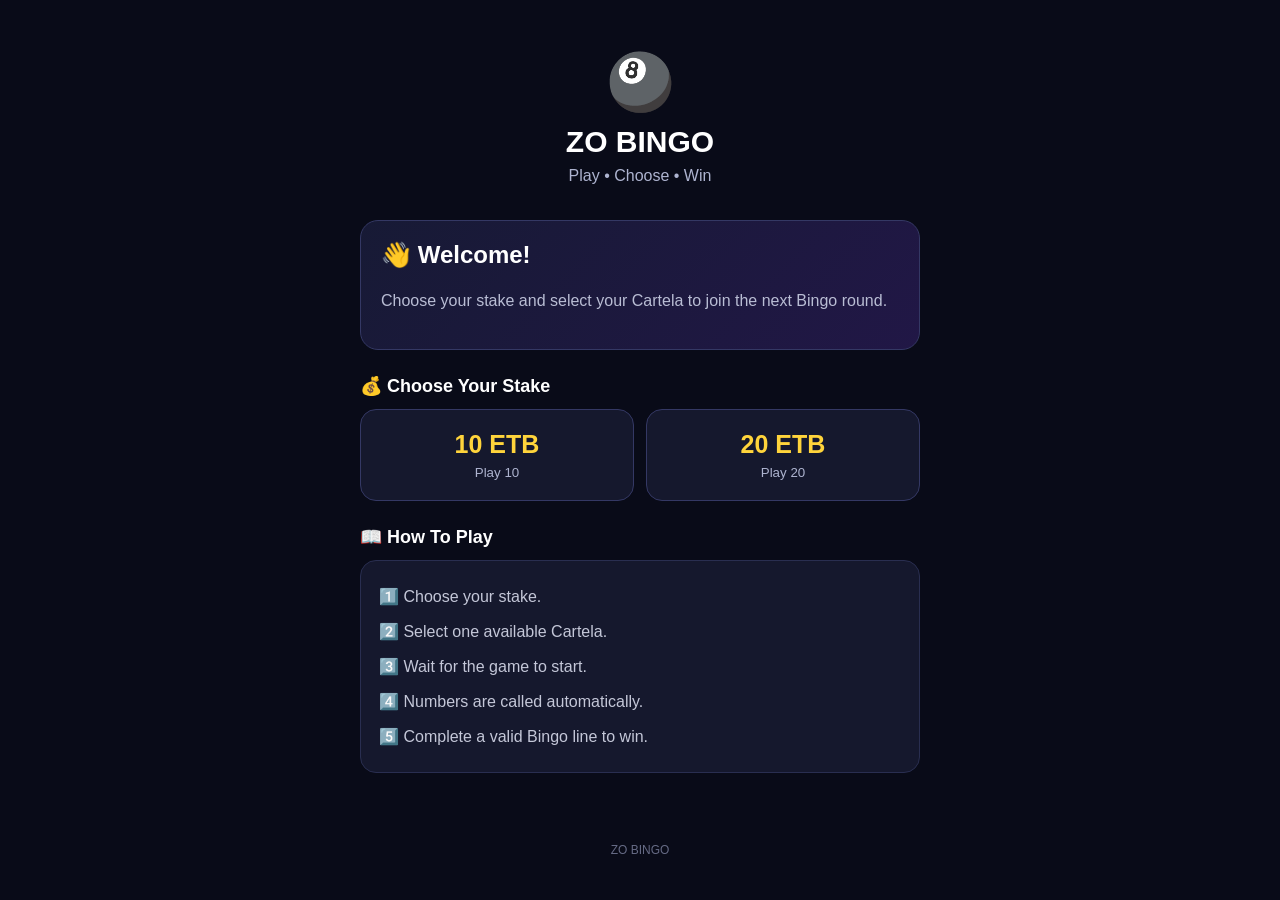
<file: index.html>
<!DOCTYPE html>
<html lang="en">
<head>
    <meta charset="UTF-8">
    <meta name="viewport" content="width=device-width, initial-scale=1.0">
    <title>ZO BINGO</title>

    <style>
        * {
            box-sizing: border-box;
        }

        body {
            margin: 0;
            font-family: Arial, sans-serif;
            background: #090b18;
            color: white;
        }

        .app {
            max-width: 600px;
            margin: auto;
            padding: 20px;
        }

        .hero {
            text-align: center;
            padding: 30px 10px 20px;
        }

        .logo {
            font-size: 55px;
            margin-bottom: 10px;
        }

        h1 {
            margin: 0;
            font-size: 30px;
        }

        .subtitle {
            color: #aeb4d0;
            margin-top: 8px;
        }

        .welcome {
            background: linear-gradient(135deg, #171a35, #211746);
            border: 1px solid #343864;
            border-radius: 18px;
            padding: 20px;
            margin-top: 15px;
        }

        .welcome h2 {
            margin-top: 0;
        }

        .welcome p {
            color: #b9bdd4;
            line-height: 1.5;
        }

        .section-title {
            margin: 25px 0 12px;
            font-size: 18px;
            font-weight: bold;
        }

        .stakes {
            display: grid;
            grid-template-columns: 1fr 1fr;
            gap: 12px;
        }

        .stake {
            border: 1px solid #343864;
            background: #15182d;
            color: white;
            border-radius: 16px;
            padding: 20px 10px;
            cursor: pointer;
        }

        .stake:active {
            transform: scale(.97);
        }

        .stake .amount {
            font-size: 25px;
            font-weight: bold;
            color: #ffd43b;
        }

        .stake .label {
            margin-top: 6px;
            color: #aeb4d0;
        }

        .rules {
            background: #15182d;
            border: 1px solid #292e50;
            border-radius: 16px;
            padding: 18px;
        }

        .rules div {
            padding: 8px 0;
            color: #c4c7d8;
        }

        .message {
            text-align: center;
            color: #aeb4d0;
            margin-top: 18px;
            min-height: 22px;
        }

        .footer {
            text-align: center;
            color: #666b85;
            font-size: 12px;
            margin-top: 30px;
        }

        @media (max-width: 400px) {
            .stakes {
                grid-template-columns: 1fr;
            }
        }
    </style>
</head>

<body>

<div class="app">

    <div class="hero">
        <div class="logo">🎱</div>
        <h1>ZO BINGO</h1>
        <div class="subtitle">
            Play • Choose • Win
        </div>
    </div>

    <div class="welcome">
        <h2>👋 Welcome!</h2>

        <p>
            Choose your stake and select your Cartela
            to join the next Bingo round.
        </p>
    </div>

    <div class="section-title">
        💰 Choose Your Stake
    </div>

    <div class="stakes">

        <button class="stake" onclick="chooseStake(10)">
            <div class="amount">10 ETB</div>
            <div class="label">Play 10</div>
        </button>

        <button class="stake" onclick="chooseStake(20)">
            <div class="amount">20 ETB</div>
            <div class="label">Play 20</div>
        </button>

    </div>

    <div class="section-title">
        📖 How To Play
    </div>

    <div class="rules">

        <div>1️⃣ Choose your stake.</div>

        <div>2️⃣ Select one available Cartela.</div>

        <div>3️⃣ Wait for the game to start.</div>

        <div>4️⃣ Numbers are called automatically.</div>

        <div>5️⃣ Complete a valid Bingo line to win.</div>

    </div>

    <div class="message" id="message"></div>

    <div class="footer">
         ZO BINGO 
    </div>

</div>

<script>

function chooseStake(amount) {

    sessionStorage.setItem(
        "selectedStake",
        amount
    );

    window.location.href = "cartela.html";
}

</script>

</body>
</html>
</file>
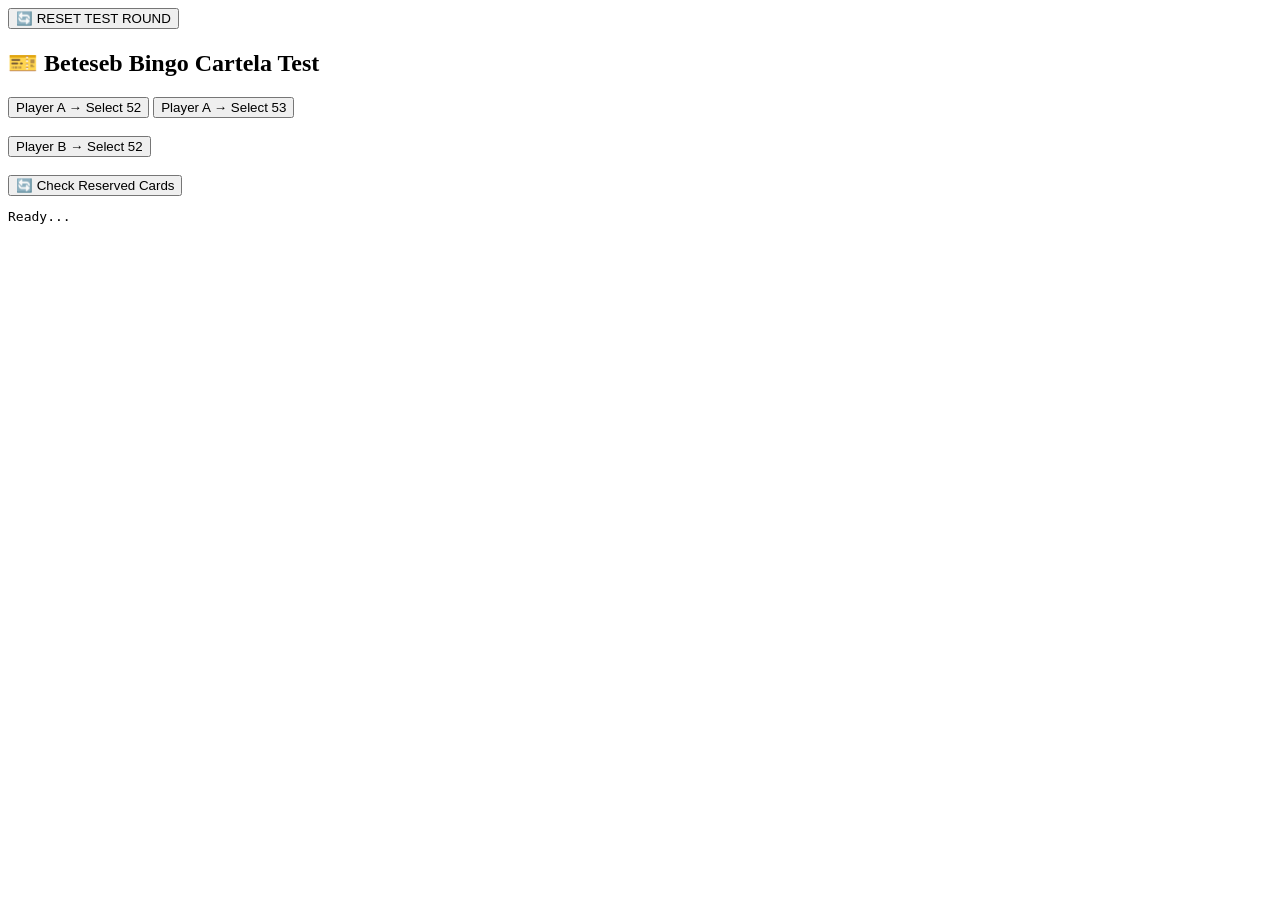
<file: card-test.html>
<!DOCTYPE html>
<html>
<head>
    <meta charset="UTF-8">
    <meta name="viewport" content="width=device-width, initial-scale=1.0">
    <title>Cartela Test</title>
</head>

<body>
<button onclick="resetGame()">
    🔄 RESET TEST ROUND
</button>
<h2>🎫 Beteseb Bingo Cartela Test</h2>

<button onclick="selectCard('PLAYER_A', 'Player A', 52)">
    Player A → Select 52
</button>

    <button onclick="selectCard('PLAYER_A', 'Player A', 53)">
    Player A → Select 53
</button>
    
<br><br>

<button onclick="selectCard('PLAYER_B', 'Player B', 52)">
    Player B → Select 52
</button>

<br><br>

<button onclick="showCards()">
    🔄 Check Reserved Cards
</button>

<pre id="result">Ready...</pre>


<script>

const API_URL = "https://zo-bingo.onrender.com";


// ==========================================
// SELECT CARD
// ==========================================

async function selectCard(playerId, playerName, cardNumber) {

    const result = document.getElementById("result");

    result.textContent = "⏳ Selecting Cartela...";

    try {

        const response = await fetch(
            API_URL + "/api/select-card",
            {
                method: "POST",

                headers: {
                    "Content-Type": "application/json"
                },

                body: JSON.stringify({

                    player_id: playerId,

                    player_name: playerName,

                    card_number: cardNumber,

                    stake: 10

                })
            }
        );


        const data = await response.json();


        result.textContent =
            JSON.stringify(data, null, 2);


    } catch (error) {

        result.textContent =
            "❌ ERROR: " + error.message;

    }

}


// ==========================================
// CHECK RESERVED CARDS
// ==========================================

async function showCards() {

    const result = document.getElementById("result");

    result.textContent =
        "⏳ Checking cards...";


    try {

        const response = await fetch(
            API_URL + "/api/cards"
        );


        const data =
            await response.json();


        result.textContent =
            JSON.stringify(data, null, 2);


    } catch (error) {

        result.textContent =
            "❌ ERROR: " + error.message;

    }

}
async function resetGame() {
    const response = await fetch(
        API_URL + "/api/reset-test",
        {
            method: "POST"
        }
    );

    const data = await response.json();

    document.getElementById("result").textContent =
        JSON.stringify(data, null, 2);
}
</script>

</body>
</html>
</file>
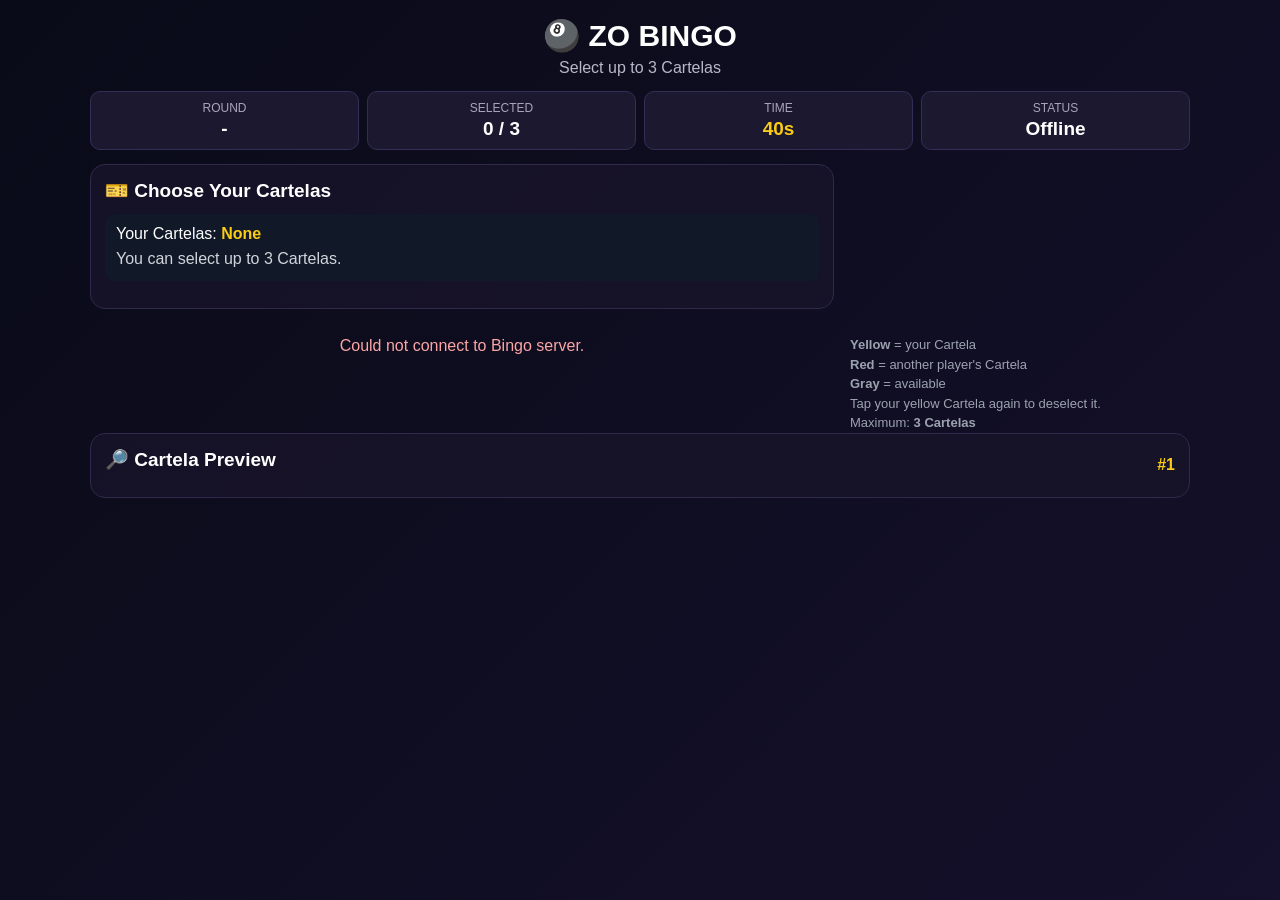
<file: cartela.html>
<!DOCTYPE html>
<html lang="en">
<head>
<meta charset="UTF-8">
<meta name="viewport" content="width=device-width, initial-scale=1.0">
<script src="https://telegram.org/js/telegram-web-app.js"></script>
<title>ZO BINGO - Cartela</title>

<script src="https://telegram.org/js/telegram-web-app.js"></script>

<style>
*{box-sizing:border-box}

html,body{
    margin:0;
    padding:0;
    min-height:100%;
}

body{
    font-family:Arial,Helvetica,sans-serif;
    background:linear-gradient(135deg,#090b18,#15102b);
    color:white;
}

.container{
    width:min(1100px,94%);
    margin:auto;
    padding:18px 0 30px;
}

.header{
    text-align:center;
    margin-bottom:14px;
}

.header h1{
    margin:0;
    font-size:30px;
    font-weight:900;
}

.header p{
    margin:6px 0;
    color:#b9b7c9;
}

.info{
    display:grid;
    grid-template-columns:repeat(4,1fr);
    gap:8px;
    margin-bottom:14px;
}

.info-box{
    background:#1c1830;
    border:1px solid #342d55;
    border-radius:10px;
    padding:9px;
    text-align:center;
}

.info-box span{
    display:block;
    color:#aaa4bc;
    font-size:12px;
}

.info-box strong{
    display:block;
    font-size:19px;
    margin-top:3px;
}

.timer{
    color:#facc15;
}

.layout{
    display:grid;
    grid-template-columns:1fr 340px;
    gap:16px;
}

.panel{
    background:rgba(22,18,40,.96);
    border:1px solid #30294c;
    border-radius:15px;
    padding:14px;
}

.panel h2{
    margin:0 0 12px;
    font-size:19px;
}

.selection{
    background:#111827;
    border-radius:10px;
    padding:11px;
    margin-bottom:13px;
}

.selection strong{
    color:#facc15;
}

.selected-list{
    margin-top:7px;
    color:#d1d5db;
    min-height:20px;
}

.cards-grid{
    display:grid;
    grid-template-columns:repeat(10,1fr);
    gap:7px;
}

.card-btn{
    border:1px solid #40395d;
    background:#25213a;
    color:white;
    min-height:48px;
    border-radius:8px;
    font-size:14px;
    font-weight:bold;
    cursor:pointer;
}

.card-btn.available{
    background:#25213a;
}

.card-btn.selected{
    background:#eab308;
    color:#111827;
    border-color:#fde047;
}

.card-btn.reserved{
    background:#dc2626;
    color:white;
    border-color:#ef4444;
}

.card-btn:disabled{
    opacity:.95;
    cursor:not-allowed;
}

.message{
    min-height:24px;
    margin:12px 0;
    text-align:center;
    color:#a7f3d0;
}

.note{
    color:#9ca3af;
    font-size:13px;
    line-height:1.5;
    margin-top:10px;
}

.preview-title{
    display:flex;
    justify-content:space-between;
    align-items:center;
}

.preview-number{
    color:#facc15;
}

.preview-card{
    width:100%;
    border-collapse:collapse;
    margin-top:8px;
}

.preview-card th,
.preview-card td{
    border:1px solid #40395d;
    text-align:center;
    padding:7px 3px;
    height:42px;
}

.preview-card th{
    background:#292342;
    color:#facc15;
}

.preview-card td.free{
    background:#eab308;
    color:#111827;
    font-weight:bold;
}

@media(max-width:800px){

    .container{
        width:96%;
        padding-top:12px;
    }

    .layout{
        grid-template-columns:1fr;
    }

    .cards-grid{
        grid-template-columns:repeat(10,1fr);
        gap:5px;
    }

    .card-btn{
        min-height:42px;
        font-size:12px;
    }
}

@media(max-width:500px){

    .header h1{
        font-size:25px;
    }

    .info{
        gap:5px;
    }

    .info-box{
        padding:7px 4px;
    }

    .info-box span{
        font-size:10px;
    }

    .info-box strong{
        font-size:15px;
    }

    .cards-grid{
        grid-template-columns:repeat(5,1fr);
        gap:7px;
    }

    .card-btn{
        min-height:45px;
        font-size:13px;
    }
}
</style>
</head>

<body>

<div class="container">

    <div class="header">
        <h1>🎱 ZO BINGO</h1>
        <p>Select up to 3 Cartelas</p>
    </div>

    <div class="info">

        <div class="info-box">
            <span>ROUND</span>
            <strong id="round">-</strong>
        </div>

        <div class="info-box">
            <span>SELECTED</span>
            <strong id="selectedCount">0 / 3</strong>
        </div>

        <div class="info-box">
            <span>TIME</span>
            <strong class="timer" id="timer">40s</strong>
        </div>

        <div class="info-box">
            <span>STATUS</span>
            <strong id="status">Loading</strong>
        </div>

    </div>

    <div class="layout">

        <div class="panel">

            <h2>🎫 Choose Your Cartelas</h2>

            <div class="selection">

                <div>
                    Your Cartelas:

                    <strong id="selectedText">
                        None
                    </strong>
                </div>
<div
    class="selected-list"
    id="selectedList"
>
    You can select up to 3 Cartelas.
</div>

</div>

<button
    id="backToPlayBtn"
    type="button"
    style="display:none;"
>
    🎱 Back to Play
</button>
            </div>

            <div
                class="cards-grid"
                id="cardsGrid"
            ></div>

            <div
                class="message"
                id="message"
            ></div>

            <div class="note">

                <b>Yellow</b>
                = your Cartela

                <br>

                <b>Red</b>
                = another player's Cartela

                <br>

                <b>Gray</b>
                = available

                <br>

                Tap your yellow Cartela again to deselect it.

                <br>

                Maximum:
                <b>3 Cartelas</b>

            </div>

        </div>

        <div class="panel">

            <div class="preview-title">

                <h2>🔎 Cartela Preview</h2>

                <strong
                    class="preview-number"
                    id="previewNumber"
                >
                    #1
                </strong>

            </div>

            <div id="preview"></div>

        </div>

    </div>

</div>


<script>

const API =
    "https://zo-bingo.onrender.com";

const MAX_SELECTED = 3;

const TOTAL_CARDS = 100;


/* =========================================
   TELEGRAM
========================================= */

if(
    window.Telegram &&
    Telegram.WebApp
){

    Telegram.WebApp.ready();

    Telegram.WebApp.expand();

}


/* =========================================
   VARIABLES
========================================= */

let cards = {};

let reservedCards = {};

let selectedCards = [];

let currentPreview = 1;

let gameRound = null;

let gameStatus = "picking";

let remaining = 40;

let playerId = null;

let playerName = "Player";

let busy = false;


/* =========================================
   PLAYER ID
========================================= */

function getOrCreatePlayer(){

    /*
     * IMPORTANT:
     * Always use Telegram ID when the
     * application is opened inside Telegram.
     *
     * This creates:
     *
     * tg-123456789
     *
     * The same ID is used by Play page.
     */

    const user =
        window.Telegram &&
        Telegram.WebApp &&
        Telegram.WebApp.initDataUnsafe &&
        Telegram.WebApp.initDataUnsafe.user;


    if(
        user &&
        user.id
    ){

        const id =
            "tg-" +
            String(user.id);


        localStorage.setItem(
            "zoBingoPlayerId",
            id
        );

        sessionStorage.setItem(
            "bingoPlayerId",
            id
        );

        return id;
    }


    /*
     * Browser fallback.
     */

    const saved =
        localStorage.getItem(
            "zoBingoPlayerId"
        );


    if(saved){

        sessionStorage.setItem(
            "bingoPlayerId",
            saved
        );

        return saved;
    }


    const id =
        "web-" +
        Date.now() +
        "-" +
        Math.random()
            .toString(36)
            .slice(2,9);


    localStorage.setItem(
        "zoBingoPlayerId",
        id
    );

    sessionStorage.setItem(
        "bingoPlayerId",
        id
    );


    return id;
}


/* =========================================
   PLAYER NAME
========================================= */
function getPlayerName(){

    const user =
        window.Telegram &&
        Telegram.WebApp &&
        Telegram.WebApp.initDataUnsafe &&
        Telegram.WebApp.initDataUnsafe.user;


    /* =========================================
       TELEGRAM USER
    ========================================= */

    if(user){

        const name =
            user.first_name ||
            user.username ||
            user.last_name ||
            "";

        if(name){

            localStorage.setItem(
                "zoBingoPlayerName",
                name
            );

            sessionStorage.setItem(
                "bingoPlayerName",
                name
            );

            return name;
        }
    }


    /* =========================================
       SAVED SESSION NAME
    ========================================= */

    const sessionName =
        sessionStorage.getItem(
            "bingoPlayerName"
        );

    if(sessionName){
        return sessionName;
    }


    /* =========================================
       SAVED LOCAL NAME
    ========================================= */

    const savedName =
        localStorage.getItem(
            "zoBingoPlayerName"
        );

    if(savedName){
        return savedName;
    }


    /* =========================================
       FINAL FALLBACK
    ========================================= */

    return "Player";
}

/* =========================================
   SAVE LOCAL SELECTION
========================================= */

function saveSelected(){

    localStorage.setItem(
        "zoBingoSelectedCards",
        JSON.stringify(
            selectedCards
        )
    );


    sessionStorage.setItem(
        "bingoSelectedCards",
        JSON.stringify(
            selectedCards
        )
    );


    localStorage.setItem(
        "zoBingoSelectedRound",
        String(
            gameRound || ""
        )
    );


    sessionStorage.setItem(
        "bingoSelectedRound",
        String(
            gameRound || ""
        )
    );

}


/* =========================================
   LOAD LOCAL SELECTION
========================================= */

function loadLocalSelected(){

    try{

        const savedRound =
            localStorage.getItem(
                "zoBingoSelectedRound"
            ) ||
            sessionStorage.getItem(
                "bingoSelectedRound"
            );


        const saved =
            JSON.parse(
                localStorage.getItem(
                    "zoBingoSelectedCards"
                ) ||
                sessionStorage.getItem(
                    "bingoSelectedCards"
                ) ||
                "[]"
            );


        if(
            savedRound &&
            gameRound &&
            savedRound ===
            String(gameRound) &&
            Array.isArray(saved)
        ){

            selectedCards =
                saved
                    .map(Number)
                    .filter(
                        n =>
                            n >= 1 &&
                            n <= TOTAL_CARDS
                    )
                    .slice(
                        0,
                        MAX_SELECTED
                    );

        }

    }catch(error){

        selectedCards = [];

    }

}


/* =========================================
   MESSAGE
========================================= */

function setMessage(
    text,
    success = true
){

    const el =
        document.getElementById(
            "message"
        );


    el.textContent =
        text;


    el.style.color =
        success
            ? "#a7f3d0"
            : "#fca5a5";

}


/* =========================================
   RENDER SELECTION
========================================= */

function renderSelection(){

    document.getElementById(
        "selectedCount"
    ).textContent =
        `${selectedCards.length} / ${MAX_SELECTED}`;


    document.getElementById(
        "selectedText"
    ).textContent =
        selectedCards.length
            ? selectedCards.join(", ")
            : "None";


    document.getElementById(
        "selectedList"
    ).textContent =
        selectedCards.length
            ? `Cartelas selected: ${selectedCards.join(", ")}`
            : "You can select up to 3 Cartelas.";


    document
        .querySelectorAll(
            ".card-btn"
        )
        .forEach(
            button => {

                const number =
                    Number(
                        button.dataset.card
                    );


                button.classList.remove(
                    "selected",
                    "reserved",
                    "available"
                );


                button.disabled =
                    false;


                /*
                 * YOUR CARTELA
                 */

                if(
                    selectedCards.includes(
                        number
                    )
                ){

                    button.classList.add(
                        "selected"
                    );

                    button.textContent =
                        `${number} ✓`;

                    button.title =
                        "Tap again to deselect";

                    return;
                }


                /*
                 * OTHER PLAYER
                 */

                const owner =
                    reservedCards[
                        String(number)
                    ];


                if(owner){

                    /*
                     * Make sure a Cartela
                     * owned by THIS player
                     * is never shown red.
                     */

                    if(
                        String(
                            owner.player_id
                        ) ===
                        String(
                            playerId
                        )
                    ){

                        button.classList.add(
                            "selected"
                        );

                        button.textContent =
                            `${number} ✓`;

                        return;
                    }


                    button.classList.add(
                        "reserved"
                    );

                    button.disabled =
                        true;

                    button.textContent =
                        number;

                    return;
                }


                /*
                 * AVAILABLE
                 */

                button.classList.add(
                    "available"
                );

                button.textContent =
                    number;

            }
        );

}


/* =========================================
   RENDER 100 CARTELAS
========================================= */

function renderCards(){

    const grid =
        document.getElementById(
            "cardsGrid"
        );


    grid.innerHTML =
        "";


    for(
        let number = 1;
        number <= TOTAL_CARDS;
        number++
    ){

        const button =
            document.createElement(
                "button"
            );


        button.type =
            "button";


        button.className =
            "card-btn";


        button.dataset.card =
            number;


        button.textContent =
            number;


        button.addEventListener(
            "click",
            async () => {

                previewCard(
                    number
                );


                if(
                    selectedCards.includes(
                        number
                    )
                ){

                    await deselectCard(
                        number
                    );

                }else{

                    await selectCard(
                        number
                    );

                }

            }
        );


        grid.appendChild(
            button
        );

    }


    renderSelection();

}


/* =========================================
   PREVIEW
========================================= */

function previewCard(
    number
){

    currentPreview =
        number;


    document.getElementById(
        "previewNumber"
    ).textContent =
        `#${number}`;


    const card =
        cards[number];


    if(!card){

        document.getElementById(
            "preview"
        ).innerHTML =
            "<p>Cartela data not available.</p>";

        return;
    }


    let html = `

        <table class="preview-card">

            <thead>

                <tr>
                    <th>B</th>
                    <th>I</th>
                    <th>N</th>
                    <th>G</th>
                    <th>O</th>
                </tr>

            </thead>

            <tbody>

    `;


    for(
        let row = 0;
        row < 5;
        row++
    ){

        html +=
            "<tr>";


        for(
            let col = 0;
            col < 5;
            col++
        ){

            const value =
                card[
                    row * 5 + col
                ];


            html +=
                value === "FREE"
                    ? `<td class="free">FREE</td>`
                    : `<td>${value}</td>`;

        }


        html +=
            "</tr>";

    }


    html += `

            </tbody>

        </table>

    `;


    document.getElementById(
        "preview"
    ).innerHTML =
        html;

}


/* =========================================
   LOAD SERVER DATA
========================================= */

async function loadCards(){

    if(busy){

        return;

    }


    busy =
        true;


    try{

        const response =
            await fetch(
                API +
                "/api/cards",
                {
                    cache:"no-store"
                }
            );


        const data =
            await response.json();


        if(
            !data.success
        ){

            throw new Error(
                data.message ||
                "Server error"
            );

        }


        cards =
            data.cards ||
            {};


        reservedCards =
            data.reserved_cards ||
            {};


        gameRound =
            Number(
                data.round || 1
            );


        gameStatus =
            data.status ||
            "picking";


        remaining =
    Number(
        data.remaining ?? 40
    );


/* =========================================
   AUTOMATICALLY GO TO PLAY
   WHEN CARTELA SELECTION ENDS
========================================= */

if(
    gameStatus === "playing" ||
    gameStatus === "winner"
){

    sessionStorage.setItem(
        "bingoPlayerId",
        playerId
    );

    sessionStorage.setItem(
        "bingoSelectedRound",
        String(
            gameRound || ""
        )
    );

    window.location.href =
        "play.html";

    return;

}


const backToPlayBtn =
    document.getElementById(
        "backToPlayBtn"
    );

if(backToPlayBtn){

    backToPlayBtn.style.display =
        (
            gameStatus === "playing" ||
            gameStatus === "winner"
        )
        ? "block"
        : "none";

}
        /*
         * Load local selection.
         */

        loadLocalSelected();


        /*
         * IMPORTANT:
         * The server is the real source
         * of truth.
         *
         * Find every Cartela owned by
         * this exact player ID.
         */

        const mine = [];


        Object.entries(
            reservedCards
        ).forEach(
            ([number, owner]) => {

                if(
                    owner &&
                    String(
                        owner.player_id
                    ) ===
                    String(
                        playerId
                    )
                ){

                    mine.push(
                        Number(number)
                    );

                }

            }
        );


        /*
         * If server knows our Cartelas,
         * use those Cartelas.
         */

        if(
            mine.length
        ){

            selectedCards =
                [
                    ...new Set(
                        mine
                    )
                ]
                .filter(
                    n =>
                        n >= 1 &&
                        n <= TOTAL_CARDS
                )
                .slice(
                    0,
                    MAX_SELECTED
                );


            saveSelected();

        }

        /*
         * Update information.
         */

        document.getElementById(
            "round"
        ).textContent =
            gameRound;


        document.getElementById(
            "status"
        ).textContent =
            gameStatus === "picking"
                ? "Picking"
                : gameStatus;


        document.getElementById(
            "timer"
        ).textContent =
            `${remaining}s`;


        /*
         * Draw cards.
         */

        renderCards();


        /*
         * Keep preview.
         */

        if(
            cards[currentPreview]
        ){

            previewCard(
                currentPreview
            );

        }


    }catch(error){

        console.error(
            "Cartela load error:",
            error
        );


        document.getElementById(
            "status"
        ).textContent =
            "Offline";


        setMessage(
            "Could not connect to Bingo server.",
            false
        );


    }finally{

        busy =
            false;

    }

}


/* =========================================
   SELECT CARTELA
========================================= */

async function selectCard(
    cardNumber
){

    if(
        gameStatus !== "picking"
    ){

        setMessage(
            "Cartela selection is closed.",
            false
        );

        return;

    }


    /*
     * Maximum 3.
     */

    if(
        selectedCards.length >=
        MAX_SELECTED
    ){

        setMessage(
            "You can select a maximum of 3 Cartelas.",
            false
        );

        return;

    }


    /*
     * Check server ownership.
     */

    const owner =
        reservedCards[
            String(cardNumber)
        ];


    if(owner){

        /*
         * If it belongs to us,
         * don't select it again.
         */

        if(
            String(
                owner.player_id
            ) ===
            String(
                playerId
            )
        ){

            return;

        }


        setMessage(
            "This Cartela is already selected by another player.",
            false
        );

        return;

    }


    try{

        const response =
            await fetch(
                API +
                "/api/select-card",
                {

                    method:"POST",

                    headers:{
                        "Content-Type":
                            "application/json"
                    },

                    body:
                        JSON.stringify({

                            player_id:
                                playerId,

                            player_name:
                                playerName,

                            card_number:
                                cardNumber,

                            stake:
                                sessionStorage.getItem(
                                    "selectedStake"
                                ) ||
                                localStorage.getItem(
                                    "selectedStake"
                                ) ||
                                10

                        })

                }
            );


        const data =
            await response.json();


        if(
            !data.success
        ){

            setMessage(
                data.message ||
                "Cartela selection failed.",
                false
            );


            await loadCards();

            return;

        }


        /*
         * Add immediately to local UI.
         */

        if(
            !selectedCards.includes(
                Number(cardNumber)
            )
        ){

            selectedCards.push(
                Number(cardNumber)
            );

        }


        selectedCards =
            [
                ...new Set(
                    selectedCards
                )
            ]
            .slice(
                0,
                MAX_SELECTED
            );


        saveSelected();


        setMessage(
            `✅ Cartela ${cardNumber} selected.`
        );


        renderSelection();


        /*
         * Reload server.
         * This also starts the 40-second
         * round timer on the first selection.
         */

        await loadCards();


    }catch(error){

        console.error(
            "Select error:",
            error
        );


        setMessage(
            "Connection error while selecting Cartela.",
            false
        );

    }

}


/* =========================================
   DESELECT CARTELA
========================================= */

async function deselectCard(
    cardNumber
){

    if(
        gameStatus !== "picking"
    ){

        setMessage(
            "Cartela selection is closed.",
            false
        );

        return;

    }


    try{

        const response =
            await fetch(
                API +
                "/api/deselect-card",
                {

                    method:"POST",

                    headers:{
                        "Content-Type":
                            "application/json"
                    },

                    body:
                        JSON.stringify({

                            player_id:
                                playerId,

                            card_number:
                                cardNumber

                        })

                }
            );


        const data =
            await response.json();


        if(
            !data.success
        ){

            setMessage(
                data.message ||
                "Could not deselect Cartela.",
                false
            );


            await loadCards();

            return;

        }


        /*
         * Remove locally immediately.
         */

        selectedCards =
            selectedCards.filter(
                n =>
                    Number(n) !==
                    Number(cardNumber)
            );


        saveSelected();


        setMessage(
            `Cartela ${cardNumber} deselected.`
        );


        renderSelection();


        /*
         * Reload server state.
         */

        await loadCards();


    }catch(error){

        console.error(
            "Deselect error:",
            error
        );


        setMessage(
            "Connection error while deselecting Cartela.",
            false
        );

    }

}
document
    .getElementById(
        "backToPlayBtn"
    )
    .addEventListener(
        "click",
        () => {

            sessionStorage.setItem(
                "bingoPlayerId",
                playerId
            );

            sessionStorage.setItem(
                "bingoSelectedRound",
                String(
                    gameRound || ""
                )
            );

            window.location.href =
                "play.html";

        }
    );

/* =========================================
   START
========================================= */

playerId =
    getOrCreatePlayer();


playerName =
    getPlayerName();


/*
 * Make absolutely sure Play page receives
 * the exact same player ID.
 */

sessionStorage.setItem(
    "bingoPlayerId",
    playerId
);


localStorage.setItem(
    "zoBingoPlayerId",
    playerId
);


/*
 * Load current server state.
 */

loadCards();


/*
 * Keep Cartela ownership and timer live.
 */

setInterval(
    loadCards,
    1000
);

</script>

</body>
</html>
</file>
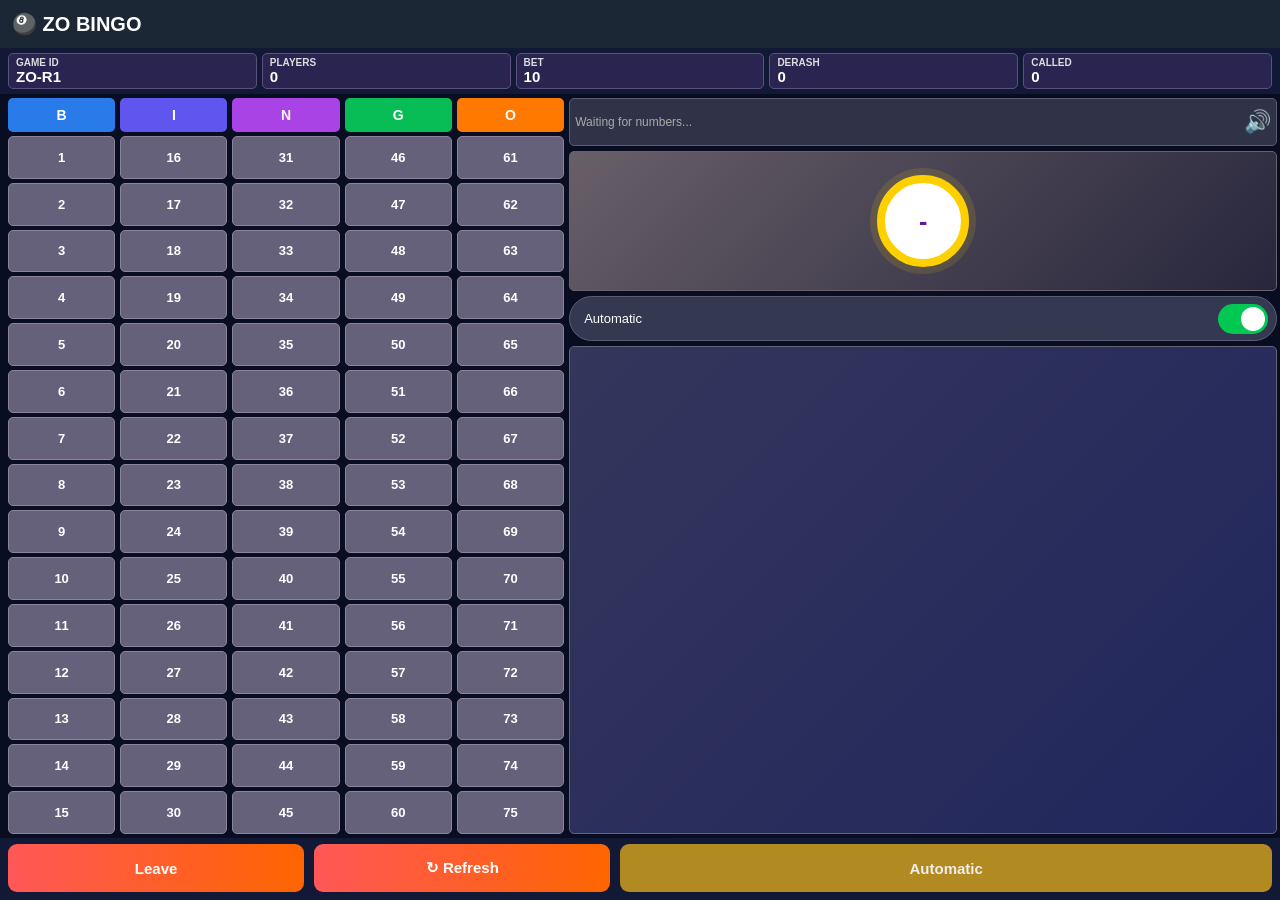
<file: play.html>
<!DOCTYPE html>
<html lang="en">
<head>
<meta charset="UTF-8">
<meta name="viewport"
      content="width=device-width,initial-scale=1.0,maximum-scale=1.0,user-scalable=no">

<title>ZO BINGO</title>

<script src="https://telegram.org/js/telegram-web-app.js"></script>

<style>
*{
    box-sizing:border-box;
}

html,body{
    margin:0;
    padding:0;
    width:100%;
    height:100%;
    overflow:hidden;
    font-family:Arial,Helvetica,sans-serif;
    background:#080d22;
    color:white;
}

body{
    -webkit-user-select:none;
    user-select:none;
}

.app{
    width:100%;
    height:100%;
    display:flex;
    flex-direction:column;
    overflow:hidden;
}

/* ================= TOP ================= */

.top{
    height:48px;
    flex:none;
    background:#1b2735;
    display:flex;
    align-items:center;
    padding:0 12px;
}

.brand{
    font-size:20px;
    font-weight:800;
}

/* ================= GAME INFO ================= */

.info{
    flex:none;
    display:grid;
    grid-template-columns:1fr 1fr 1fr 1fr 1fr;
    gap:5px;
    padding:5px 8px;
    background:#111936;
}

.info-box{
    min-width:0;
    background:#292450;
    border:1px solid #5d527d;
    border-radius:5px;
    padding:3px 7px;
}

.info-box span{
    display:block;
    color:#ddd;
    font-size:10px;
    font-weight:600;
}

.info-box strong{
    display:block;
    font-size:15px;
    white-space:nowrap;
    overflow:hidden;
    text-overflow:ellipsis;
}

/* ================= MAIN ================= */

.main{
    flex:1;
    min-height:0;
    display:grid;
    grid-template-columns:44% 56%;
    gap:5px;
    padding:4px 8px;
    overflow:hidden;
}

/* ================= LEFT NUMBER BOARD ================= */

.number-panel{
    min-width:0;
    min-height:0;
    display:grid;
    grid-template-columns:repeat(5,1fr);
    gap:5px;
}

.number-column{
    min-width:0;
    min-height:0;
    display:grid;
    grid-template-rows:34px repeat(15,1fr);
    gap:4px;
}

.letter{
    border-radius:5px;
    display:flex;
    align-items:center;
    justify-content:center;
    font-size:14px;
    font-weight:900;
    color:white;
}

.letter.b{background:#287be8;}
.letter.i{background:#6055ef;}
.letter.n{background:#a943e5;}
.letter.g{background:#08bd55;}
.letter.o{background:#ff7900;}

.number{
    min-height:0;
    border-radius:5px;
    background:#65617a;
    border:1px solid #8b849b;
    display:flex;
    align-items:center;
    justify-content:center;
    font-size:13px;
    font-weight:600;
    color:#fff;
}

.number.called{
    background:#08bd55;
    border-color:#08bd55;
    font-weight:900;
}

.number.last{
    background:#ff7900;
    border-color:#ff9b3d;
    font-weight:900;
}

/* ================= RIGHT ================= */

.right{
    min-width:0;
    min-height:0;
    display:flex;
    flex-direction:column;
    gap:5px;
    overflow:hidden;
}

.called-strip{
    height:48px;
    flex:none;
    background:#303348;
    border:1px solid #5b5d73;
    border-radius:5px;
    display:flex;
    align-items:center;
    gap:5px;
    padding:5px;
}

.called-ball{
    width:40px;
    height:40px;
    border-radius:50%;
    background:#fb8500;
    display:flex;
    align-items:center;
    justify-content:center;
    font-size:11px;
    font-weight:900;
    flex:none;
}

.called-empty{
    color:#aaa;
    font-size:12px;
}

.sound{
    margin-left:auto;
    font-size:22px;
}

/* ================= BIG CURRENT BALL ================= */

.big-ball-area{
    height:140px;
    flex:none;
    border-radius:5px;
    background:linear-gradient(135deg,#685f68,#27263c);
    border:1px solid #69616c;
    display:flex;
    align-items:center;
    justify-content:center;
}

.big-ball{
    width:92px;
    height:92px;
    border-radius:50%;
    background:white;
    border:8px solid #ffd000;
    color:#6315a9;
    display:flex;
    align-items:center;
    justify-content:center;
    font-size:25px;
    font-weight:900;
    box-shadow:0 0 0 7px rgba(255,208,0,.12);
}

/* ================= MODE ================= */

.mode-row{
    height:45px;
    flex:none;
    border-radius:25px;
    background:#343850;
    border:1px solid #5a5d72;
    display:flex;
    align-items:center;
    padding:5px 8px 5px 14px;
    font-size:13px;
}

.switch{
    margin-left:auto;
    width:50px;
    height:30px;
    border-radius:20px;
    background:#667085;
    padding:3px;
    cursor:pointer;
}

.switch-dot{
    width:24px;
    height:24px;
    border-radius:50%;
    background:white;
    transition:.15s;
}

.switch.on{
    background:#00c853;
}

.switch.on .switch-dot{
    margin-left:20px;
}

/* ================= CARD ================= */

.card-area{
    flex:1;
    min-height:0;
    border:1px solid #656477;
    border-radius:5px;
    background:linear-gradient(135deg,#34365b,#20265d);
    padding:5px;
    display:flex;
    flex-direction:column;
    overflow:hidden;
}

.card-title{
    height:32px;
    flex:none;
    display:grid;
    grid-template-columns:repeat(5,1fr);
    gap:5px;
}

.card-letter{
    border-radius:4px;
    display:flex;
    align-items:center;
    justify-content:center;
    font-size:14px;
    font-weight:900;
}

.card-letter.b{background:#287be8;}
.card-letter.i{background:#6055ef;}
.card-letter.n{background:#a943e5;}
.card-letter.g{background:#08bd55;}
.card-letter.o{background:#ff7900;}

.card-grid{
    flex:1;
    min-height:0;
    display:grid;
    grid-template-columns:repeat(5,1fr);
    grid-template-rows:repeat(5,1fr);
    gap:5px;
    margin-top:5px;
}

.card-cell{
    min-width:0;
    min-height:0;
    border-radius:4px;
    background:#f2f2f5;
    color:#4b1c8b;
    display:flex;
    align-items:center;
    justify-content:center;
    font-size:13px;
    font-weight:800;
}

.card-cell.marked{
    background:#08bd55;
    color:white;
}

.card-cell.free{
    background:#08bd55;
    color:#fff200;
    font-size:20px;
}

.card-number{
    flex:none;
    margin:5px auto 0;
    background:#6a5738;
    border:1px solid #b99346;
    border-radius:18px;
    padding:3px 18px;
    color:#ffe36e;
    font-size:11px;
    font-weight:800;
}
/* ================= MULTIPLE CARTELAS ================= */

.multi-card-list{
    flex:1;
    min-height:0;
    display:grid;
    grid-template-rows:repeat(3,minmax(0,1fr));
    gap:3px;
    overflow:hidden;
}

.mini-card{
    min-height:0;
    display:flex;
    flex-direction:column;
    overflow:hidden;
}

.mini-card-title{
    flex:none;
    height:18px;
    display:grid;
    grid-template-columns:repeat(5,1fr);
    gap:2px;
}

.mini-card-title .card-letter{
    font-size:9px;
    border-radius:2px;
}

.mini-card-grid{
    flex:1;
    min-height:0;
    display:grid;
    grid-template-columns:repeat(5,1fr);
    grid-template-rows:repeat(5,1fr);
    gap:2px;
    margin-top:2px;
}

.mini-card-grid .card-cell{
    min-width:0;
    min-height:0;
    border-radius:2px;
    font-size:8px;
}

.mini-card-grid .card-cell.free{
    font-size:11px;
}

.mini-card-number{
    flex:none;
    height:14px;
    line-height:14px;
    text-align:center;
    color:#ffe36e;
    font-size:8px;
    font-weight:800;
}
/* ================= WATCH ONLY ================= */

.watch{
    flex:1;
    min-height:0;
    border:1px solid #656477;
    border-radius:5px;
    background:#151a36;
    display:flex;
    align-items:center;
    justify-content:center;
    text-align:center;
    padding:15px;
}

.watch-title{
    font-size:20px;
    font-weight:900;
    margin-bottom:8px;
}

.watch-text{
    color:#aaa;
    font-size:13px;
}

/* ================= BOTTOM ================= */

.bottom{
    flex:none;
    height:62px;
    display:grid;
    grid-template-columns:1fr 1fr 2.2fr;
    gap:10px;
    padding:6px 8px 8px;
    background:#111936;
}

.bottom button{
    border:0;
    border-radius:9px;
    font-size:15px;
    font-weight:900;
    color:white;
}

.leave{
    background:linear-gradient(90deg,#ff5757,#ff6500);
}

.refresh{
    background:linear-gradient(90deg,#ff5757,#ff6500);
}

.auto-button{
    background:#b18b22;
    color:#eee !important;
}

.auto-button.manual{
    background:#6354a5;
}

/* ================= WINNER ================= */

.winner{
    display:none;
    position:absolute;
    inset:0;
    z-index:50;
    background:rgba(5,8,20,.96);
    align-items:center;
    justify-content:center;
    text-align:center;
}

.winner.show{
    display:flex;
}

.winner-box{
    width:85%;
    max-width:350px;
    padding:25px;
    border-radius:15px;
    background:#211943;
    border:2px solid #ffd000;
}

.winner-icon{
    font-size:50px;
}

.winner-box h1{
    color:#ffd000;
    margin:8px 0;
    font-size:30px;
}

.winner-box p{
    margin:6px;
}

.countdown{
    color:#ffd000;
    font-size:20px;
    font-weight:900;
}
/* ================= WINNING CARTELA ================= */

.winner-name{
    margin:5px 0;
    font-size:20px;
    font-weight:900;
    color:white;
}

.winner-card-number{
    margin:4px 0 7px;
    color:#ffe36e;
    font-size:13px;
    font-weight:900;
}

.winner-cartela{
    width:100%;
    max-width:270px;
    margin:6px auto;
    padding:4px;
    background:#34365b;
    border:1px solid #656477;
    border-radius:7px;
}

.winner-cartela-title{
    color:#ffe36e;
    font-size:10px;
    font-weight:900;
    margin-bottom:4px;
}

.winner-cartela-grid{
    display:grid;
    grid-template-columns:repeat(5,1fr);
    gap:3px;
}

.winner-cartela-letter{
    height:20px;
    border-radius:3px;
    display:flex;
    align-items:center;
    justify-content:center;
    font-size:9px;
    font-weight:900;
    color:white;
}

.winner-cartela-letter.b{
    background:#287be8;
}

.winner-cartela-letter.i{
    background:#6055ef;
}

.winner-cartela-letter.n{
    background:#a943e5;
}

.winner-cartela-letter.g{
    background:#08bd55;
}

.winner-cartela-letter.o{
    background:#ff7900;
}

.winner-cartela-cell{
    aspect-ratio:1;
    min-width:0;
    border-radius:3px;
    background:#f2f2f5;
    color:#4b1c8b;
    display:flex;
    align-items:center;
    justify-content:center;
    font-size:9px;
    font-weight:900;
}

.winner-cartela-cell.called{
    background:#08bd55;
    color:white;
}

.winner-cartela-cell.free{
    background:#08bd55;
    color:#fff200;
    font-size:13px;
}

.winner-called-title{
    color:#aaa;
    font-size:9px;
    margin:5px 0;
}
/* ================= RESPONSIVE ================= */

@media(max-width:600px){

    .brand{
        font-size:17px;
    }

    .info{
        gap:3px;
        padding:4px;
    }

    .info-box{
        padding:3px 4px;
    }

    .info-box span{
        font-size:8px;
    }

    .info-box strong{
        font-size:11px;
    }

    .main{
        grid-template-columns:42% 58%;
        padding:3px 4px;
    }

    .number-panel{
        gap:3px;
    }

    .number-column{
        grid-template-rows:30px repeat(15,1fr);
        gap:3px;
    }

    .letter{
        font-size:11px;
    }

    .number{
        font-size:10px;
    }

    .called-strip{
        height:40px;
    }

    .called-ball{
        width:32px;
        height:32px;
        font-size:9px;
    }

    .big-ball-area{
        height:105px;
    }

    .big-ball{
        width:72px;
        height:72px;
        border-width:6px;
        font-size:20px;
    }

    .mode-row{
        height:38px;
        font-size:11px;
    }

    .switch{
        width:44px;
        height:26px;
    }

    .switch-dot{
        width:20px;
        height:20px;
    }

    .switch.on .switch-dot{
        margin-left:18px;
    }

    .card-title{
        height:25px;
        gap:3px;
    }

    .card-letter{
        font-size:10px;
    }

    .card-grid{
        gap:3px;
        margin-top:3px;
    }

    .card-cell{
        font-size:9px;
    }

    .card-cell.free{
        font-size:14px;
    }

    .card-number{
        font-size:8px;
        padding:2px 10px;
        margin-top:3px;
    }

    .bottom{
        height:52px;
        gap:5px;
        padding:4px;
    }

    .bottom button{
        font-size:11px;
    }
}
</style>
</head>

<body>

<div class="app">

    <!-- TOP -->
    <div class="top">
        <div class="brand">🎱 ZO BINGO</div>
    </div>

    <!-- GAME INFORMATION -->
    <div class="info">

        <div class="info-box">
            <span>GAME ID</span>
            <strong id="gameId">ZO-R1</strong>
        </div>

        <div class="info-box">
            <span>PLAYERS</span>
            <strong id="players">0</strong>
        </div>

        <div class="info-box">
            <span>BET</span>
            <strong id="bet">10</strong>
        </div>

        <div class="info-box">
            <span>DERASH</span>
            <strong id="derash">0</strong>
        </div>

        <div class="info-box">
            <span>CALLED</span>
            <strong id="calledCount">0</strong>
        </div>

    </div>

    <!-- MAIN -->
    <div class="main">

        <!-- LEFT -->
        <div
            class="number-panel"
            id="numberPanel"
        ></div>

        <!-- RIGHT -->
        <div class="right">

            <!-- LAST CALLED -->
            <div
                class="called-strip"
                id="calledStrip"
            >
                <span class="called-empty">
                    Waiting for numbers...
                </span>

                <span class="sound">
                    🔊
                </span>
            </div>

            <!-- BIG NUMBER -->
            <div class="big-ball-area">

                <div
                    class="big-ball"
                    id="bigBall"
                >
                    -
                </div>

            </div>

            <!-- AUTOMATIC -->
            <div
                class="mode-row"
                id="modeRow"
            >

                <span>
                    Automatic
                </span>

                <div
                    class="switch on"
                    id="autoSwitch"
                    role="button"
                    aria-label="Automatic mode"
                >
                    <div class="switch-dot"></div>
                </div>

            </div>

            <!-- CARD / WATCH -->
            <div
                id="cardArea"
                class="card-area"
            ></div>

        </div>

    </div>

    <!-- BOTTOM -->
    <div class="bottom">

        <button
            class="leave"
            id="leaveBtn"
            type="button"
        >
            Leave
        </button>

        <button
            class="refresh"
            id="refreshBtn"
            type="button"
        >
            ↻ Refresh
        </button>

        <button
            class="auto-button"
            id="modeButton"
            type="button"
        >
            Automatic
        </button>

    </div>

</div>


<!-- WINNER -->
<div
    class="winner"
    id="winner"
>

    <div class="winner-box">

        <div class="winner-icon">
            🏆
        </div>

        <h1>
            BINGO!
        </h1>

        <p id="winnerName">
            Winner
        </p>

        <p id="winnerCard">
            Cartela
        </p>

    <div id="winnerCartela"></div>
          
          <div class="countdown">
            Next round in
            <span id="winnerCount">
                5
            </span>s
        </div>

    </div>

</div>


<script>

/* =========================================================
   CONFIG
========================================================= */

const API =
    "https://zo-bingo.onrender.com";


/* =========================================================
   TELEGRAM
========================================================= */

if(
    window.Telegram &&
    Telegram.WebApp
){
    Telegram.WebApp.ready();
    Telegram.WebApp.expand();
}


/* =========================================================
   PLAYER ID
   Use the same identity as Cartela page when available.
========================================================= */

function getPlayerId(){

    const telegramUser =
        window.Telegram &&
        Telegram.WebApp &&
        Telegram.WebApp.initDataUnsafe &&
        Telegram.WebApp.initDataUnsafe.user;


    /* PRIMARY ID: always use the Telegram user ID */
    if(
        telegramUser &&
        telegramUser.id
    ){

        const id =
            "tg-" +
            String(
                telegramUser.id
            );

        localStorage.setItem(
            "zoBingoPlayerId",
            id
        );

        sessionStorage.setItem(
            "bingoPlayerId",
            id
        );

        return id;
    }


    /* FALLBACK: saved ID */

    const saved =
        localStorage.getItem(
            "zoBingoPlayerId"
        );

    if(saved){
        return saved;
    }


    const id =
        "web-" +
        Date.now() +
        "-" +
        Math.random()
            .toString(36)
            .slice(2,8);


    localStorage.setItem(
        "zoBingoPlayerId",
        id
    );


    return id;
}


const playerId =
    getPlayerId();


/* =========================================================
   STATE
========================================================= */

let gameRound = null;

let gameStatus = "picking";

let calledNumbers = [];

let myCards = [];

let myCardNumbers = [];

let allCards = {};

let automatic = true;

let winnerVisible = false;


/* =========================================================
   BINGO LETTER
========================================================= */

function letter(number){

    number =
        Number(number);

    if(number <= 15)
        return "B";

    if(number <= 30)
        return "I";

    if(number <= 45)
        return "N";

    if(number <= 60)
        return "G";

    return "O";
}


/* =========================================================
   LEFT BOARD
========================================================= */

function renderNumberBoard(){

    const panel =
        document.getElementById(
            "numberPanel"
        );


    const columns = [
        {
            name:"B",
            cls:"b",
            start:1
        },
        {
            name:"I",
            cls:"i",
            start:16
        },
        {
            name:"N",
            cls:"n",
            start:31
        },
        {
            name:"G",
            cls:"g",
            start:46
        },
        {
            name:"O",
            cls:"o",
            start:61
        }
    ];


    panel.innerHTML = "";


    columns.forEach(
        column => {

            const col =
                document.createElement(
                    "div"
                );


            col.className =
                "number-column";


            const head =
                document.createElement(
                    "div"
                );


            head.className =
                "letter " +
                column.cls;


            head.textContent =
                column.name;


            col.appendChild(
                head
            );


            for(
                let i = 0;
                i < 15;
                i++
            ){

                const number =
                    column.start + i;


                const cell =
                    document.createElement(
                        "div"
                    );


                cell.className =
                    "number";


                cell.textContent =
                    number;


                if(
                    calledNumbers.includes(
                        number
                    )
                ){

                    cell.classList.add(
                        "called"
                    );
                }


                if(
                    calledNumbers.length &&
                    number ===
                    calledNumbers[
                        calledNumbers.length - 1
                    ]
                ){

                    cell.classList.remove(
                        "called"
                    );

                    cell.classList.add(
                        "last"
                    );
                }


                col.appendChild(
                    cell
                );
            }


            panel.appendChild(
                col
            );
        }
    );
}


/* =========================================================
   LAST CALLED BALLS
========================================================= */

function renderCalledStrip(){

    const strip =
        document.getElementById(
            "calledStrip"
        );


    const latest =
        calledNumbers
            .slice(-2);


    strip.innerHTML = "";


    if(!latest.length){

        const empty =
            document.createElement(
                "span"
            );

        empty.className =
            "called-empty";

        empty.textContent =
            "Waiting for numbers...";

        strip.appendChild(
            empty
        );

    }else{

        latest.forEach(
            number => {

                const ball =
                    document.createElement(
                        "div"
                    );

                ball.className =
                    "called-ball";

                ball.textContent =
                    letter(number) +
                    "-" +
                    number;

                strip.appendChild(
                    ball
                );
            }
        );
    }


    const sound =
        document.createElement(
            "span"
        );

    sound.className =
        "sound";

    sound.textContent =
        "🔊";

    strip.appendChild(
        sound
    );
}


/* =========================================================
   BIG NUMBER
========================================================= */

function renderBigBall(){

    const ball =
        document.getElementById(
            "bigBall"
        );


    if(!calledNumbers.length){

        ball.textContent =
            "-";

        return;
    }


    const number =
        calledNumbers[
            calledNumbers.length - 1
        ];


    ball.textContent =
        letter(number) +
        "-" +
        number;
}

/* =========================================================
   CARD
========================================================= */

function renderCard(){

    const area =
        document.getElementById(
            "cardArea"
        );

    area.innerHTML = "";


    /* =================================================
       WATCH ONLY
    ================================================= */

    if(
        !myCardNumbers.length
    ){

        area.innerHTML = `

            <div class="watch">

                <div>

                    <div class="watch-title">
                        👀 Watching Only
                    </div>

                    <div class="watch-text">
                        You did not select a Cartela.
                        <br>
                        You can watch the live game.
                    </div>

                </div>

            </div>

        `;

        return;
    }


    /* =================================================
       SELECT UP TO 3 CARTELAS
    ================================================= */

    const selectedNumbers =
        myCardNumbers
            .slice(0,3)
            .map(Number);


    /* =================================================
       CHECK CARTELA DATA
    ================================================= */

    let cardsReady = true;


    selectedNumbers.forEach(
        number => {

            if(
                !allCards[number] &&
                !allCards[String(number)]
            ){

                cardsReady = false;

            }

        }
    );


    if(!cardsReady){

        area.innerHTML = `

            <div class="watch">

                <div>

                    <div class="watch-title">
                        🎱 Loading Cartelas...
                    </div>

                    <div class="watch-text">
                        Please wait...
                    </div>

                </div>

            </div>

        `;

        return;
    }


    /* =================================================
       MULTIPLE CARTELAS
    ================================================= */

    const list =
        document.createElement(
            "div"
        );

    list.className =
        "multi-card-list";


    selectedNumbers.forEach(
        cardNumber => {

            const card =
                allCards[cardNumber] ||
                allCards[String(cardNumber)];


            if(!card){
                return;
            }


            const mini =
                document.createElement(
                    "div"
                );

            mini.className =
                "mini-card";


            /* =========================================
               B I N G O HEADER
            ========================================= */

            const title =
                document.createElement(
                    "div"
                );

            title.className =
                "mini-card-title";


            [
                "B",
                "I",
                "N",
                "G",
                "O"
            ].forEach(
                (letter,i) => {

                    const x =
                        document.createElement(
                            "div"
                        );

                    x.className =
                        "card-letter " +
                        [
                            "b",
                            "i",
                            "n",
                            "g",
                            "o"
                        ][i];

                    x.textContent =
                        letter;

                    title.appendChild(
                        x
                    );

                }
            );


            mini.appendChild(
                title
            );


            /* =========================================
               5 × 5 CARTELA GRID
            ========================================= */

            const grid =
                document.createElement(
                    "div"
                );

            grid.className =
                "mini-card-grid";


            for(
                let i = 0;
                i < 25;
                i++
            ){

                const cell =
                    document.createElement(
                        "div"
                    );

                cell.className =
                    "card-cell";


                const value =
                    card[i];


                /* FREE CENTER */

                if(
                    value === "FREE" ||
                    i === 12
                ){

                    cell.classList.add(
                        "free"
                    );

                    cell.textContent =
                        "✦";

                }else{

                    cell.textContent =
                        value;


                    /* AUTOMATIC MODE */

                    if(
                        automatic &&
                        calledNumbers.includes(
                            Number(value)
                        )
                    ){

                        cell.classList.add(
                            "marked"
                        );

                    }


                    /* MANUAL MODE */

                    if(!automatic){

                        cell.addEventListener(
                            "click",
                            () => {

                                cell.classList.toggle(
                                    "marked"
                                );

                            }
                        );

                    }

                }


                grid.appendChild(
                    cell
                );

            }


            mini.appendChild(
                grid
            );


            /* =========================================
               CARTELA NUMBER
            ========================================= */

            const label =
                document.createElement(
                    "div"
                );

            label.className =
                "mini-card-number";

            label.textContent =
                "Cartela No: " +
                cardNumber;


            mini.appendChild(
                label
            );


            list.appendChild(
                mini
            );

        }
    );


    area.appendChild(
        list
    );
}

/* =========================================================
   LOAD CARDS
========================================================= */

async function loadCards(){

    try{

        const response =
            await fetch(
                API +
                "/api/cards",
                {
                    cache:"no-store"
                }
            );


        const data =
            await response.json();


        if(
            !data.success
        ){

            return;
        }


        allCards =
            data.cards ||
            {};


        renderCard();

    }catch(error){

        console.log(
            "Cards error:",
            error
        );
    }
}


/* =========================================================
   LOAD GAME
========================================================= */

async function loadGame(){

    try{

        const response =
            await fetch(
                API +
                "/api/game-status?player_id=" +
                encodeURIComponent(
                    playerId
                ),
                {
                    cache:"no-store"
                }
            );


        const data =
            await response.json();


        if(
            !data.success
        ){
            return;
        }


        /* Round */
        if(
            gameRound !== null &&
            gameRound !== data.round
        ){

            /*
             * New round.
             * Return to Cartela page.
             */
            window.location.href =
                "cartela.html";

            return;
        }


        gameRound =
            data.round;


        gameStatus =
            data.status;


        calledNumbers =
            (
                data.called_numbers ||
                []
            ).map(Number);


        myCardNumbers =
            Array.isArray(
                data.my_card_numbers
            )
                ? data.my_card_numbers
                    .map(Number)
                    .filter(
                        n =>
                            n >= 1 &&
                            n <= 100
                    )
                : [];


        myCards =
            data.my_cards ||
            [];


        /* Recover selected Cartelas from the server */
        if(!myCardNumbers.length){
            try{
                const cardsResponse = await fetch(
                    API + "/api/cards",
                    { cache: "no-store" }
                );

                const cardsData =
                    await cardsResponse.json();

                const reserved =
                    cardsData.reserved_cards || {};

                const mine = [];

                Object.entries(reserved).forEach(
                    ([number, owner]) => {
                        if(
                            owner &&
                            String(owner.player_id || owner.id || "") ===
                            String(playerId)
                        ){
                            mine.push(Number(number));
                        }
                    }
                );

                myCardNumbers =
                    [...new Set(mine)]
                        .slice(0, 3);

                if(myCardNumbers.length){
                    const cards =
                        cardsData.cards || {};

                    myCards =
                        myCardNumbers
                            .map(n =>
                                cards[n] ||
                                cards[String(n)]
                            )
                            .filter(Boolean);
                }
            }catch(error){
                console.warn(
                    "Could not recover selected Cartelas",
                    error
                );
            }
        }


        /* ================= INFO ================= */

        document.getElementById(
            "gameId"
        ).textContent =
            "ZO-R" +
            data.round;


        document.getElementById(
            "players"
        ).textContent =
            data.players ||
            0;


        const stake =
            Number(
                sessionStorage.getItem(
                    "selectedStake"
                ) ||
                10
            );


        document.getElementById(
            "bet"
        ).textContent =
            stake;


        /*
         * Current backend does not yet provide
         * total Derash, so for now use:
         * players × stake.
         */
        document.getElementById(
            "derash"
        ).textContent =
            (
                Number(data.players || 0) *
                stake
            ).toLocaleString();


        document.getElementById(
            "calledCount"
        ).textContent =
            calledNumbers.length;


        /* ================= BOARD ================= */

        renderNumberBoard();

        renderCalledStrip();

        renderBigBall();

        renderCard();


        /* ================= WINNER ================= */

        if(
            data.status === "winner" &&
            data.winner
        ){

            showWinner(
                data.winner,
                data.remaining
            );

        }else if(
            data.status !== "winner" &&
            winnerVisible
        ){

            winnerVisible =
                false;

            document
                .getElementById(
                    "winner"
                )
                .classList
                .remove(
                    "show"
                );
        }


    }catch(error){

        console.log(
            "Game error:",
            error
        );
    }
}
/* =========================================================
   WINNER
========================================================= */
function showWinner(
    winner,
    remaining
){

    if(!winner){
        return;
    }


    winnerVisible = true;


    /* =================================================
       WINNER NAME
    ================================================= */

    const winnerName =
        winner.name ||
        winner.username ||
        winner.first_name ||
        "Player";


    /* =================================================
       PRIZE / DERASH
    ================================================= */

    const derashElement =
        document.getElementById(
            "derash"
        );


    let derashAmount =
        derashElement
            ? derashElement.textContent.trim()
            : "0";


    derashAmount =
        derashAmount
            .replace(
                /birr/gi,
                ""
            )
            .trim();


    /* =================================================
       CHECK IF CURRENT PLAYER IS THE WINNER
    ================================================= */

    const winnerPlayerId =
        String(
            winner.player_id ||
            winner.id ||
            ""
        ).trim();


    const currentPlayerId =
        String(
            playerId ||
            ""
        ).trim();


    const isMe =
        winnerPlayerId !== "" &&
        currentPlayerId !== "" &&
        winnerPlayerId === currentPlayerId;


    /* =================================================
       WINNER MESSAGE
    ================================================= */

    if(isMe){

        document.getElementById(
            "winnerName"
        ).textContent =
            "Congratulations, " +
            winnerName +
            "! You won " +
            derashAmount +
            " Birr";

    }else{

        document.getElementById(
            "winnerName"
        ).textContent =
            winnerName +
            " won " +
            derashAmount +
            " Birr";
    }


    /* =================================================
       WINNING CARTELA NUMBER
    ================================================= */

    const cardNumber =
        Number(
            winner.card_number ||
            0
        );


    document.getElementById(
        "winnerCard"
    ).textContent =
        "Cartela No: " +
        (
            cardNumber ||
            "-"
        );


    /* =================================================
       WINNING CARTELA
    ================================================= */

    renderWinnerCartela(
        cardNumber
    );


    /* =================================================
       COUNTDOWN
    ================================================= */

    document.getElementById(
        "winnerCount"
    ).textContent =
        Math.max(
            0,
            Number(
                remaining || 5
            )
        );


    /* =================================================
       SHOW WINNER
    ================================================= */

    document
        .getElementById(
            "winner"
        )
        .classList
        .add(
            "show"
        );
}

/* =========================================================
   WINNING CARTELA
========================================================= */

function renderWinnerCartela(
    cardNumber
){

    const area =
        document.getElementById(
            "winnerCartela"
        );


    if(!area){
        return;
    }


    area.innerHTML = "";


    const number =
        Number(cardNumber);


    const card =
        allCards[number] ||
        allCards[String(number)];


    /* =================================================
       CARTELA NOT LOADED YET
    ================================================= */

    if(!Array.isArray(card)){

        area.innerHTML = `
            <div
                style="
                    color:#aaa;
                    font-size:11px;
                    padding:10px;
                "
            >
                Loading winning Cartela...
            </div>
        `;

        return;
    }


    /* =================================================
       TITLE
    ================================================= */

    const title =
        document.createElement(
            "div"
        );


    title.className =
        "winner-cartela-title";


    title.textContent =
        "Winning Cartela";


    area.appendChild(
        title
    );


    /* =================================================
       GRID
    ================================================= */

    const grid =
        document.createElement(
            "div"
        );


    grid.className =
        "winner-cartela-grid";


    /* =================================================
       B I N G O HEADER
    ================================================= */

    [
        "B",
        "I",
        "N",
        "G",
        "O"
    ].forEach(
        (
            letterValue,
            i
        ) => {

            const cell =
                document.createElement(
                    "div"
                );


            cell.className =
                "winner-cartela-letter " +
                [
                    "b",
                    "i",
                    "n",
                    "g",
                    "o"
                ][i];


            cell.textContent =
                letterValue;


            grid.appendChild(
                cell
            );

        }
    );


    /* =================================================
       5 × 5 CARTELA
    ================================================= */

    for(
        let i = 0;
        i < 25;
        i++
    ){

        const cell =
            document.createElement(
                "div"
            );


        cell.className =
            "winner-cartela-cell";


        const value =
            card[i];


        /* =============================================
           FREE CENTER
        ============================================= */

        if(
            value === "FREE" ||
            i === 12
        ){

            cell.classList.add(
                "free"
            );


            cell.textContent =
                "✦";

        }else{

            cell.textContent =
                value;


            /* =========================================
               HIGHLIGHT CALLED NUMBERS
            ========================================= */

            if(
                calledNumbers.includes(
                    Number(value)
                )
            ){

                cell.classList.add(
                    "called"
                );

            }

        }


        grid.appendChild(
            cell
        );

    }


    area.appendChild(
        grid
    );
}
/* =========================================================
   AUTOMATIC MODE
========================================================= */

async function setAutomatic(
    value
){

    automatic =
        value;


    const sw =
        document.getElementById(
            "autoSwitch"
        );


    const button =
        document.getElementById(
            "modeButton"
        );


    if(automatic){

        sw.classList.add(
            "on"
        );

        button.textContent =
            "Automatic";

        button.classList.remove(
            "manual"
        );

    }else{

        sw.classList.remove(
            "on"
        );

        button.textContent =
            "Manual";

        button.classList.add(
            "manual"
        );
    }


    if(
        myCardNumbers.length
    ){

        try{

            await fetch(
                API +
                "/api/set-mode",
                {
                    method:"POST",

                    headers:{
                        "Content-Type":
                            "application/json"
                    },

                    body:
                        JSON.stringify({
                            player_id:
                                playerId,

                            mode:
                                automatic
                                    ? "automatic"
                                    : "manual"
                        })
                }
            );

        }catch(error){

            console.log(
                error
            );
        }
    }


    renderCard();
}


/* =========================================================
   SWITCH CLICK
========================================================= */

document
    .getElementById(
        "autoSwitch"
    )
    .addEventListener(
        "click",
        () => {

            setAutomatic(
                !automatic
            );

        }
    );


document
    .getElementById(
        "modeButton"
    )
    .addEventListener(
        "click",
        () => {

            setAutomatic(
                !automatic
            );

        }
    );


/* =========================================================
   REFRESH
========================================================= */

document
    .getElementById(
        "refreshBtn"
    )
    .addEventListener(
        "click",
        async () => {

            await loadGame();

            await loadCards();

        }
    );


/* =========================================================
   LEAVE
========================================================= */

document
    .getElementById(
        "leaveBtn"
    )
    .addEventListener(
        "click",
        () => {

            sessionStorage.setItem(
                "bingoPlayerId",
                playerId
            );

            window.location.href =
                "cartela.html";

        }
    );

/* =========================================================
   START
========================================================= */

renderNumberBoard();

loadGame();

loadCards();


/*
 * Live updates.
 */

setInterval(
    loadGame,
    1000
);


setInterval(
    loadCards,
    2000
);

</script>

</body>
</html>
</file>
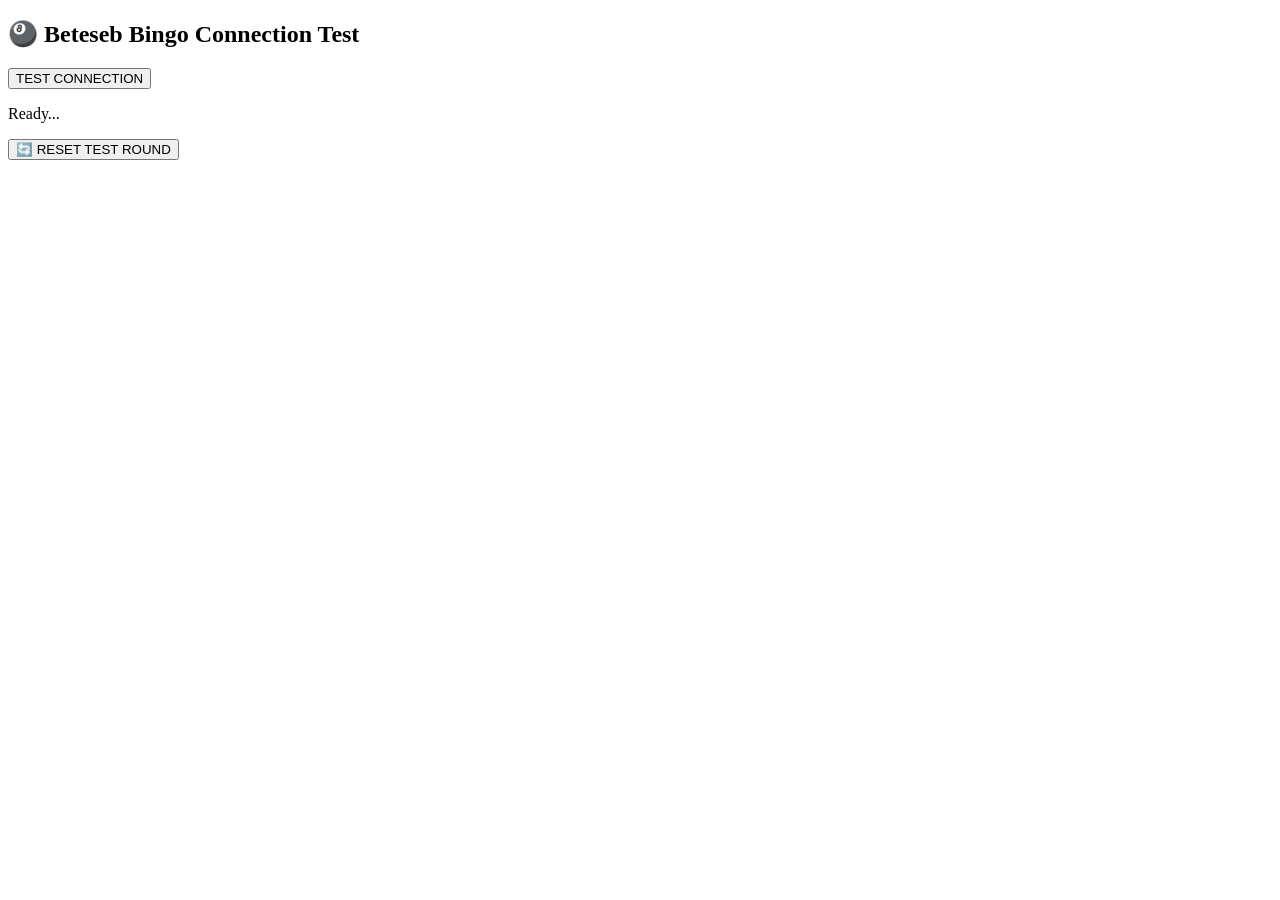
<file: test.html>
<!DOCTYPE html>
<html>
<head>
    <meta charset="UTF-8">
    <meta name="viewport" content="width=device-width, initial-scale=1.0">
    <title>Backend Connection Test</title>
</head>

<body>

<h2>🎱 Beteseb Bingo Connection Test</h2>

<button id="testBtn">TEST CONNECTION</button>

<p id="result">Ready...</p>

<script>

document.getElementById("testBtn").addEventListener("click", async function () {

    const result = document.getElementById("result");

    result.textContent = "⏳ Connecting...";

    try {

        const response = await fetch(
            "https://zo-bingo.onrender.com/api/test"
        );

        const data = await response.json();

        result.textContent =
            "✅ SUCCESS: " + JSON.stringify(data);

    } catch (error) {

        result.textContent =
            "❌ ERROR: " + error.message;

    }

});
async function resetGame() {
    const response = await fetch(
        API_URL + "/api/reset-test",
        {
            method: "POST"
        }
    );

    const data = await response.json();

    document.getElementById("result").textContent =
        JSON.stringify(data, null, 2);
}
</script>

</body>
    <button onclick="resetGame()">
    🔄 RESET TEST ROUND
</button>
</html>
</file>
